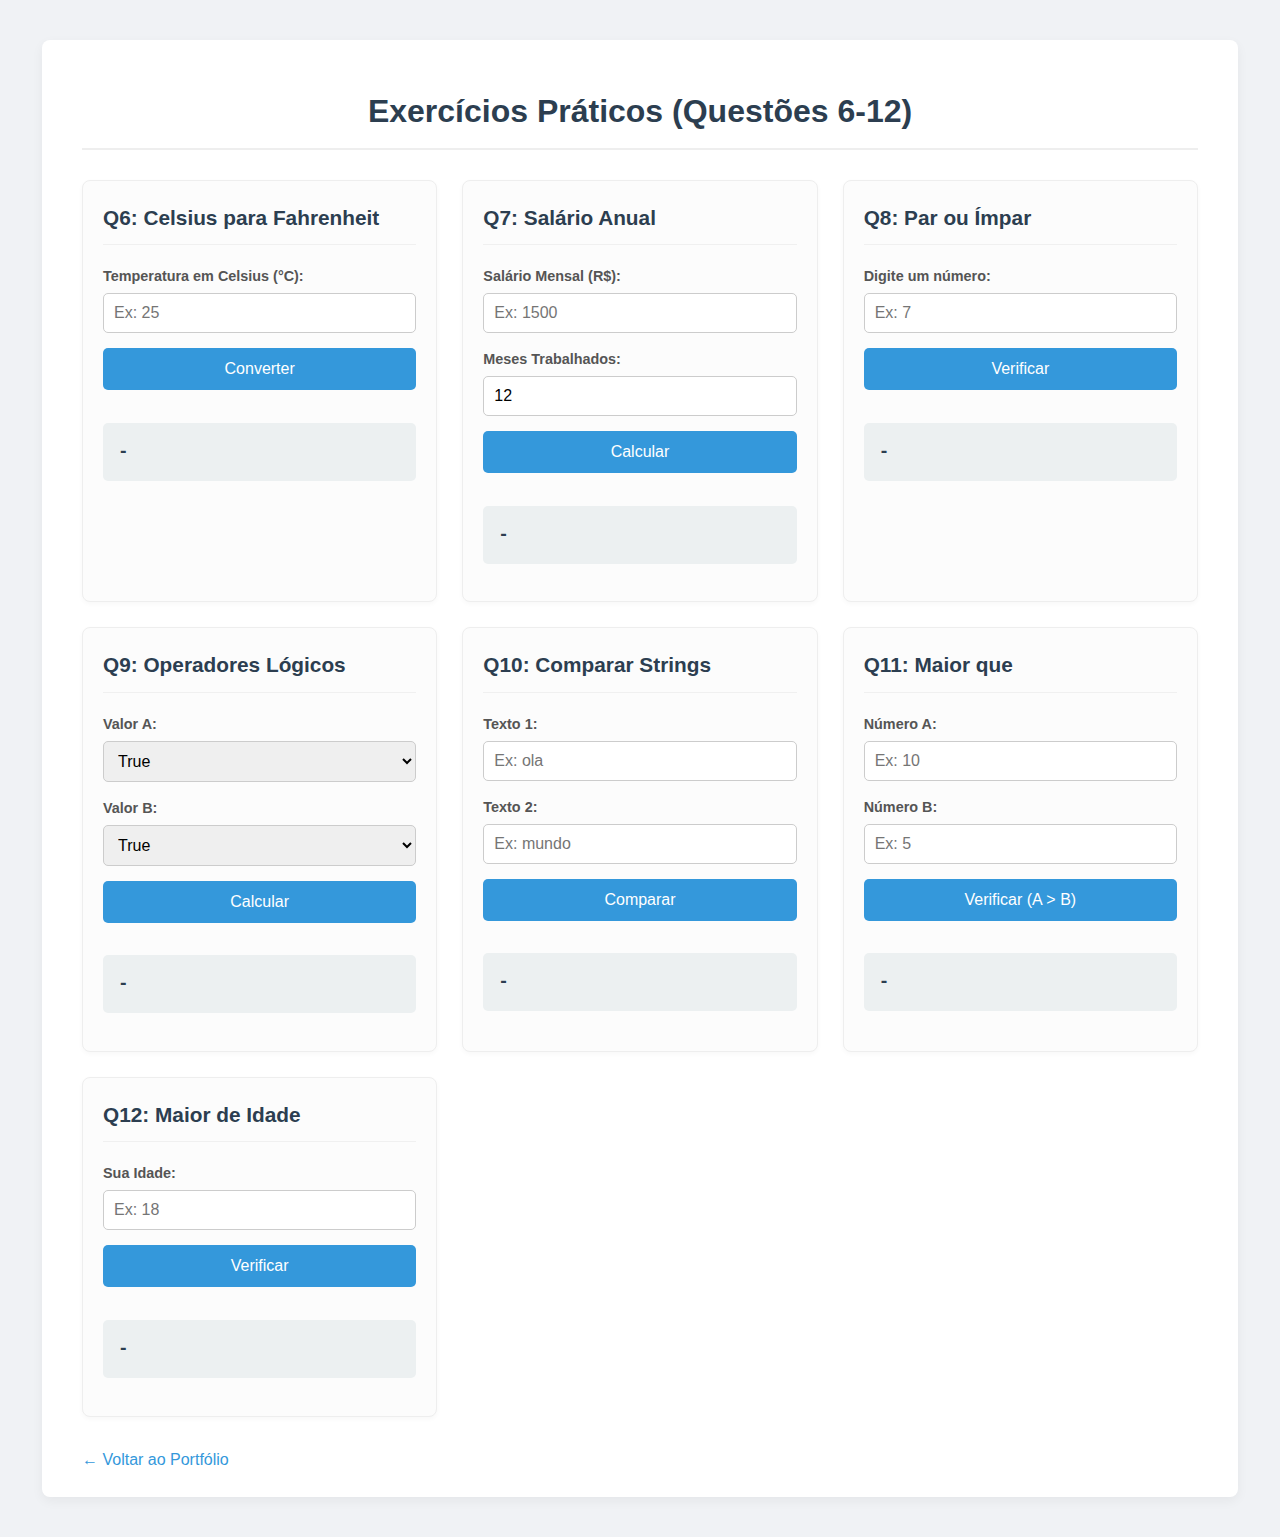
<file: seu-repositorio-portfolio/exercicios/exercicios-basicos/index.html>
<!DOCTYPE html>
<html lang="pt-br">
<head>
    <meta charset="UTF-8">
    <meta name="viewport" content="width=device-width, initial-scale=1.0">
    <title>Exercícios Práticos (6-12)</title>
    <link rel="stylesheet" href="style.css">
</head>
<body>

    <main class="container">
        <h1>Exercícios Práticos (Questões 6-12)</h1>

        <div class="exercicio-grid">

            <article class="exercicio-card">
                <h2>Q6: Celsius para Fahrenheit</h2>
                <label for="q6-celsius">Temperatura em Celsius (°C):</label>
                <input type="number" id="q6-celsius" placeholder="Ex: 25">
                <button id="q6-run">Converter</button>
                <p class="resultado" id="q6-resultado">-</p>
            </article>

            <article class="exercicio-card">
                <h2>Q7: Salário Anual</h2>
                <label for="q7-salario">Salário Mensal (R$):</label>
                <input type="number" id="q7-salario" placeholder="Ex: 1500">
                <label for="q7-meses">Meses Trabalhados:</label>
                <input type="number" id="q7-meses" value="12">
                <button id="q7-run">Calcular</button>
                <p class="resultado" id="q7-resultado">-</p>
            </article>

            <article class="exercicio-card">
                <h2>Q8: Par ou Ímpar</h2>
                <label for="q8-numero">Digite um número:</label>
                <input type="number" id="q8-numero" placeholder="Ex: 7">
                <button id="q8-run">Verificar</button>
                <p class="resultado" id="q8-resultado">-</p>
            </article>

            <article class="exercicio-card">
                <h2>Q9: Operadores Lógicos</h2>
                <label for="q9-bool1">Valor A:</label>
                <select id="q9-bool1">
                    <option value="true">True</option>
                    <option value="false">False</option>
                </select>
                <label for="q9-bool2">Valor B:</label>
                <select id="q9-bool2">
                    <option value="true">True</option>
                    <option value="false">False</option>
                </select>
                <button id="q9-run">Calcular</button>
                <p class="resultado" id="q9-resultado">-</p>
            </article>

            <article class="exercicio-card">
                <h2>Q10: Comparar Strings</h2>
                <label for="q10-str1">Texto 1:</label>
                <input type="text" id="q10-str1" placeholder="Ex: ola">
                <label for="q10-str2">Texto 2:</label>
                <input type="text" id="q10-str2" placeholder="Ex: mundo">
                <button id="q10-run">Comparar</button>
                <p class="resultado" id="q10-resultado">-</p>
            </article>
            
            <article class="exercicio-card">
                <h2>Q11: Maior que</h2>
                <label for="q11-num1">Número A:</label>
                <input type="number" id="q11-num1" placeholder="Ex: 10">
                <label for="q11-num2">Número B:</label>
                <input type="number" id="q11-num2" placeholder="Ex: 5">
                <button id="q11-run">Verificar (A > B)</button>
                <p class="resultado" id="q11-resultado">-</p>
            </article>

            <article class="exercicio-card">
                <h2>Q12: Maior de Idade</h2>
                <label for="q12-idade">Sua Idade:</label>
                <input type="number" id="q12-idade" placeholder="Ex: 18">
                <button id="q12-run">Verificar</button>
                <p class="resultado" id="q12-resultado">-</p>
            </article>

        </div> <a href="../../index.html" class="voltar-link">&larr; Voltar ao Portfólio</a>

    </main>

    <script src="script.js"></script>
</body>
</html>
</file>
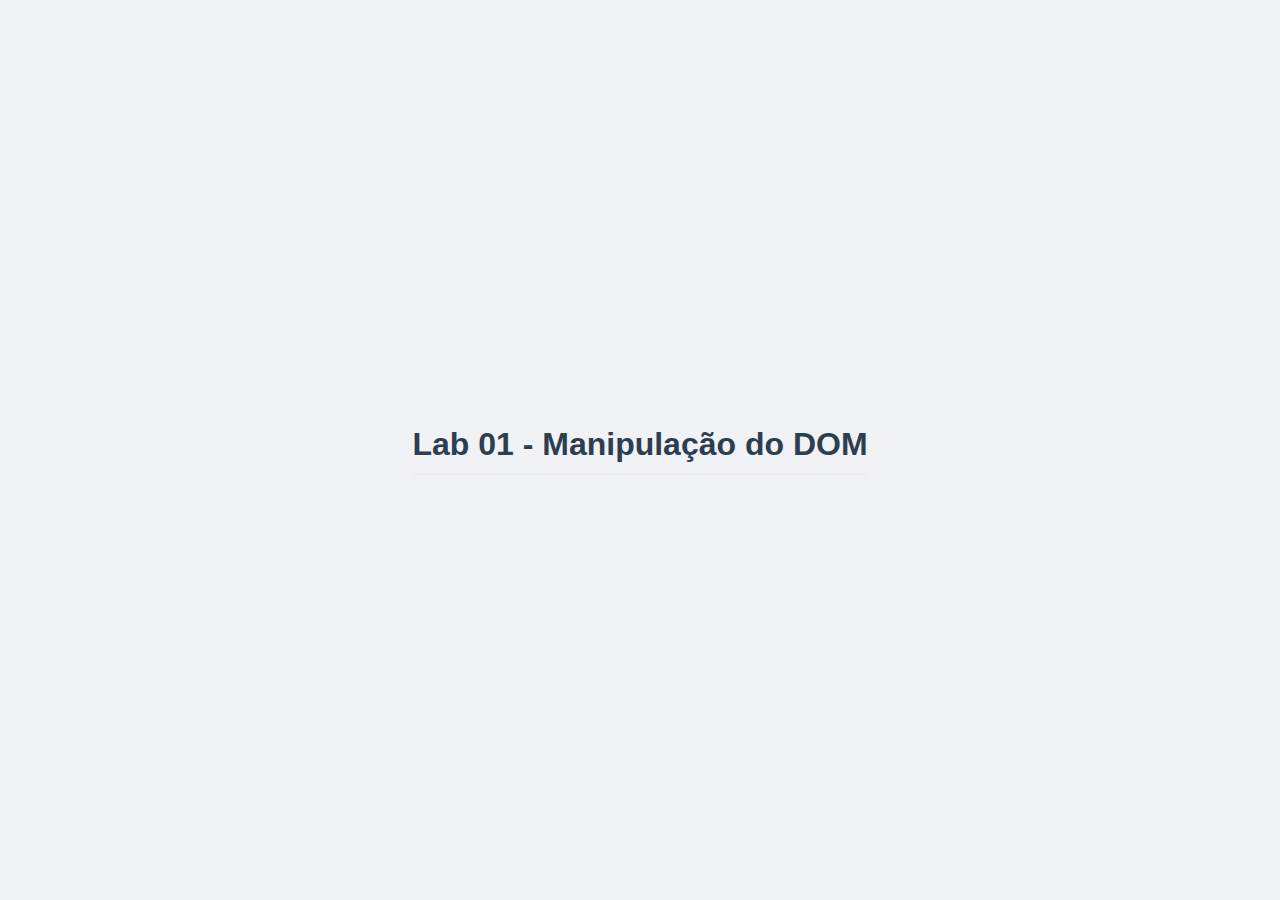
<file: seu-repositorio-portfolio/exercicios/lab01-dom/index.html>
<!-- Lab 01 - Manipulação do DOM -->
<!DOCTYPE html>
<html lang='pt-BR'>
<head>
<meta charset='UTF-8'>
<title>Lab 01 - DOM</title>
<link rel='stylesheet' href='style.css'>
</head>
<body>
<h1>Lab 01 - Manipulação do DOM</h1>
<script src='script.js'></script>
</body>
</html>
</file>
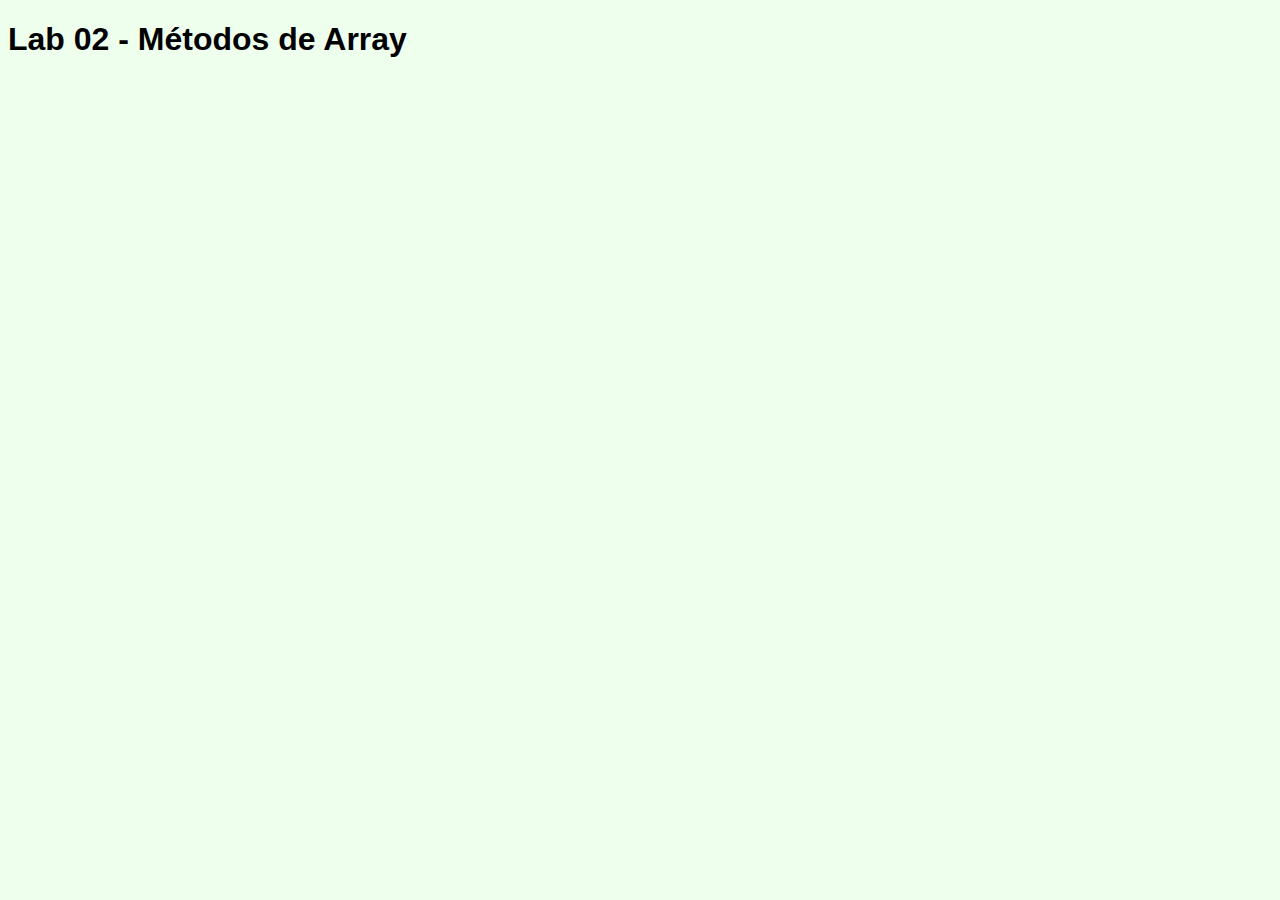
<file: seu-repositorio-portfolio/exercicios/lab02-arrays/index.html>
<!DOCTYPE html><html lang='pt-BR'><head><meta charset='UTF-8'><title>Lab 02 - Arrays</title><link rel='stylesheet' href='style.css'></head><body><h1>Lab 02 - Métodos de Array</h1><script src='script.js'></script></body></html>
</file>
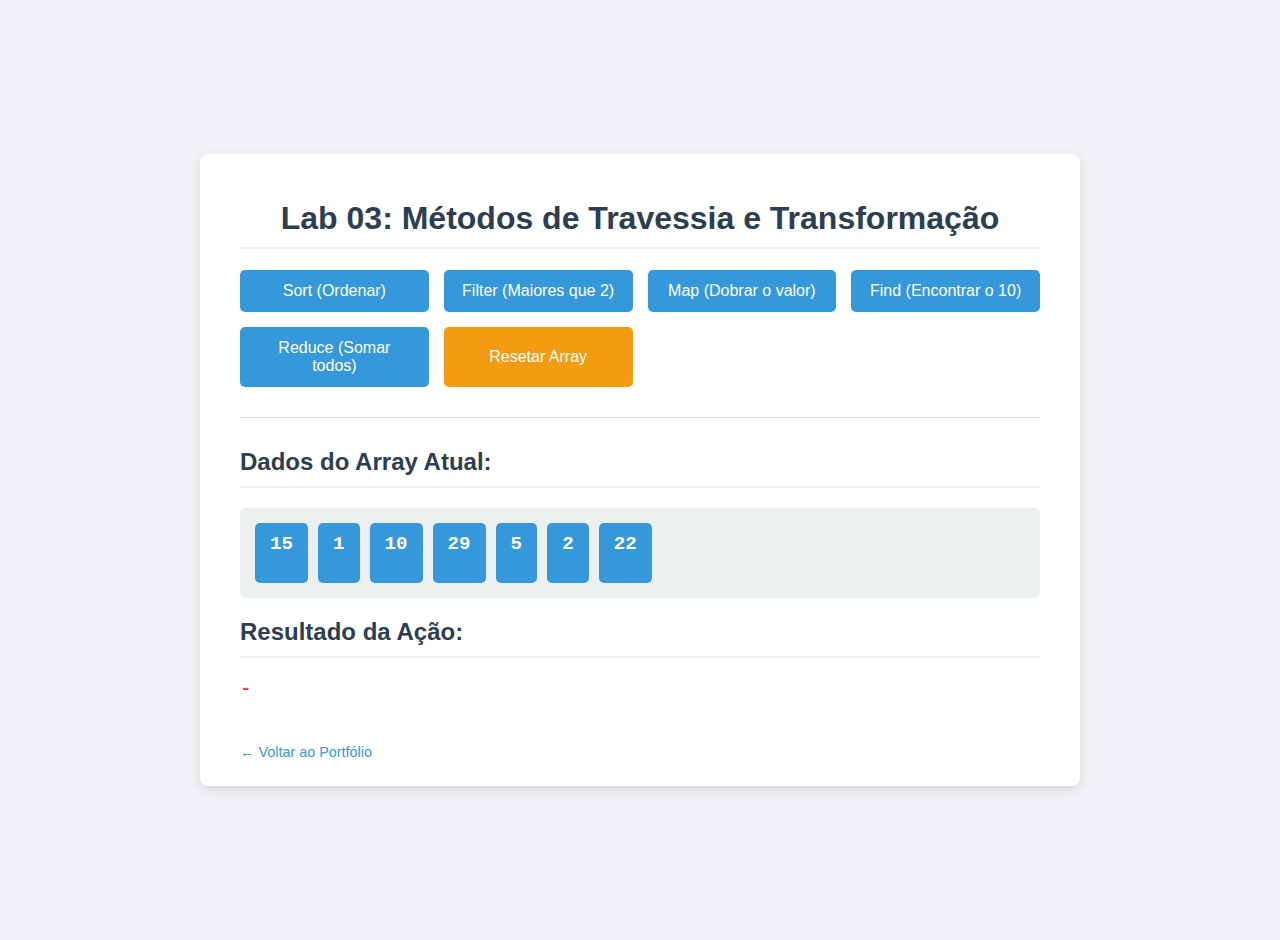
<file: seu-repositorio-portfolio/exercicios/lab03-arrays/index.html>
<!DOCTYPE html>
<html lang="pt-br">
<head>
    <meta charset="UTF-8">
    <meta name="viewport" content="width=device-width, initial-scale=1.0">
    <title>Lab 03 - Métodos de Array (Map, Filter, Reduce)</title>
    <link rel="stylesheet" href="style.css">
</head>
<body>

    <main class="container">
        <h1>Lab 03: Métodos de Travessia e Transformação</h1>

        <section class="controle-grid">
            <button id="btnSort">Sort (Ordenar)</button>
            <button id="btnFilter">Filter (Maiores que 2)</button>
            <button id="btnMap">Map (Dobrar o valor)</button>
            <button id="btnFind">Find (Encontrar o 10)</button>
            <button id="btnReduce">Reduce (Somar todos)</button>
            <button id="btnReset" class="btn-reset">Resetar Array</button>
        </section>

        <hr>

        <h2>Dados do Array Atual:</h2>
        <div id="arrayDisplay" class="array-container">
            </div>
        
        <h2>Resultado da Ação:</h2>
        <p id="resultadoDisplay" class="resultado">-</p>

        <a href="../../index.html" class="voltar-link">&larr; Voltar ao Portfólio</a>
    </main>

    <script src="script.js"></script>
</body>
</html>
</file>
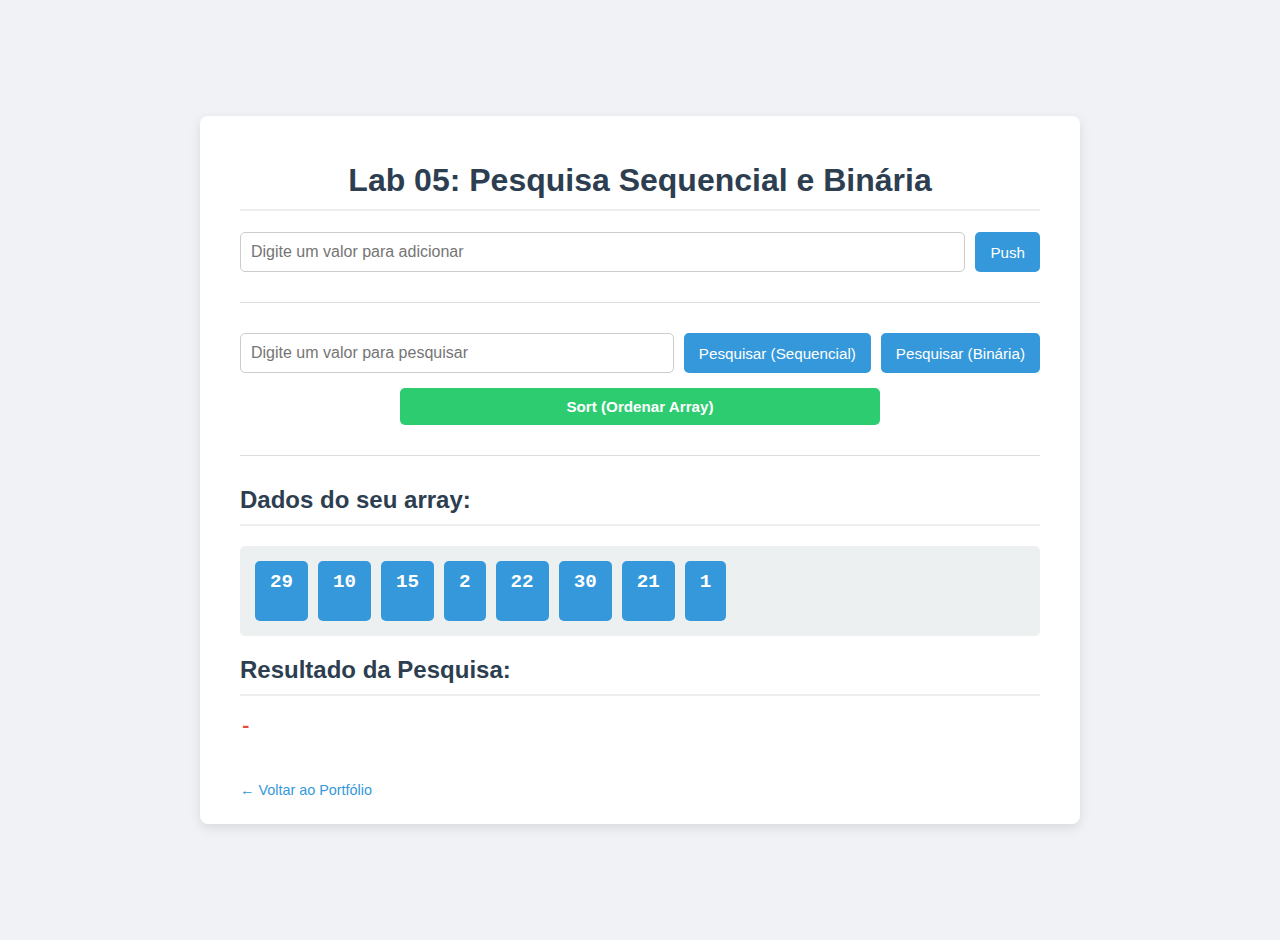
<file: seu-repositorio-portfolio/exercicios/lab04-busca-binaria/index.html>
<!DOCTYPE html>
<html lang="pt-br">
<head>
    <meta charset="UTF-8">
    <meta name="viewport" content="width=device-width, initial-scale=1.0">
    <title>Lab 05 - Pesquisa Sequencial e Binária</title>
    <link rel="stylesheet" href="style.css">
</head>
<body>

    <main class="container">
        <h1>Lab 05: Pesquisa Sequencial e Binária</h1>

        <section class="controle">
            <input type="number" id="valorPush" placeholder="Digite um valor para adicionar">
            <button id="btnPush">Push</button>
        </section>

        <hr>

        <section class="controle">
            <input type="number" id="valorPesquisa" placeholder="Digite um valor para pesquisar">
            <button id="btnPesquisar">Pesquisar (Sequencial)</button>
            <button id="btnPesquisarBinaria">Pesquisar (Binária)</button>
        </section>
        
        <section class="controle-sort">
            <button id="btnSort" class="btn-acao">Sort (Ordenar Array)</button>
        </section>

        <hr>

        <h2>Dados do seu array:</h2>
        <div id="arrayDisplay" class="array-container">
            </div>
        
        <h2>Resultado da Pesquisa:</h2>
        <p id="resultadoDisplay" class="resultado">-</p>

        <a href="../../index.html" class="voltar-link">&larr; Voltar ao Portfólio</a>
    </main>

    <script src="script.js"></script>
</body>
</html>
</file>
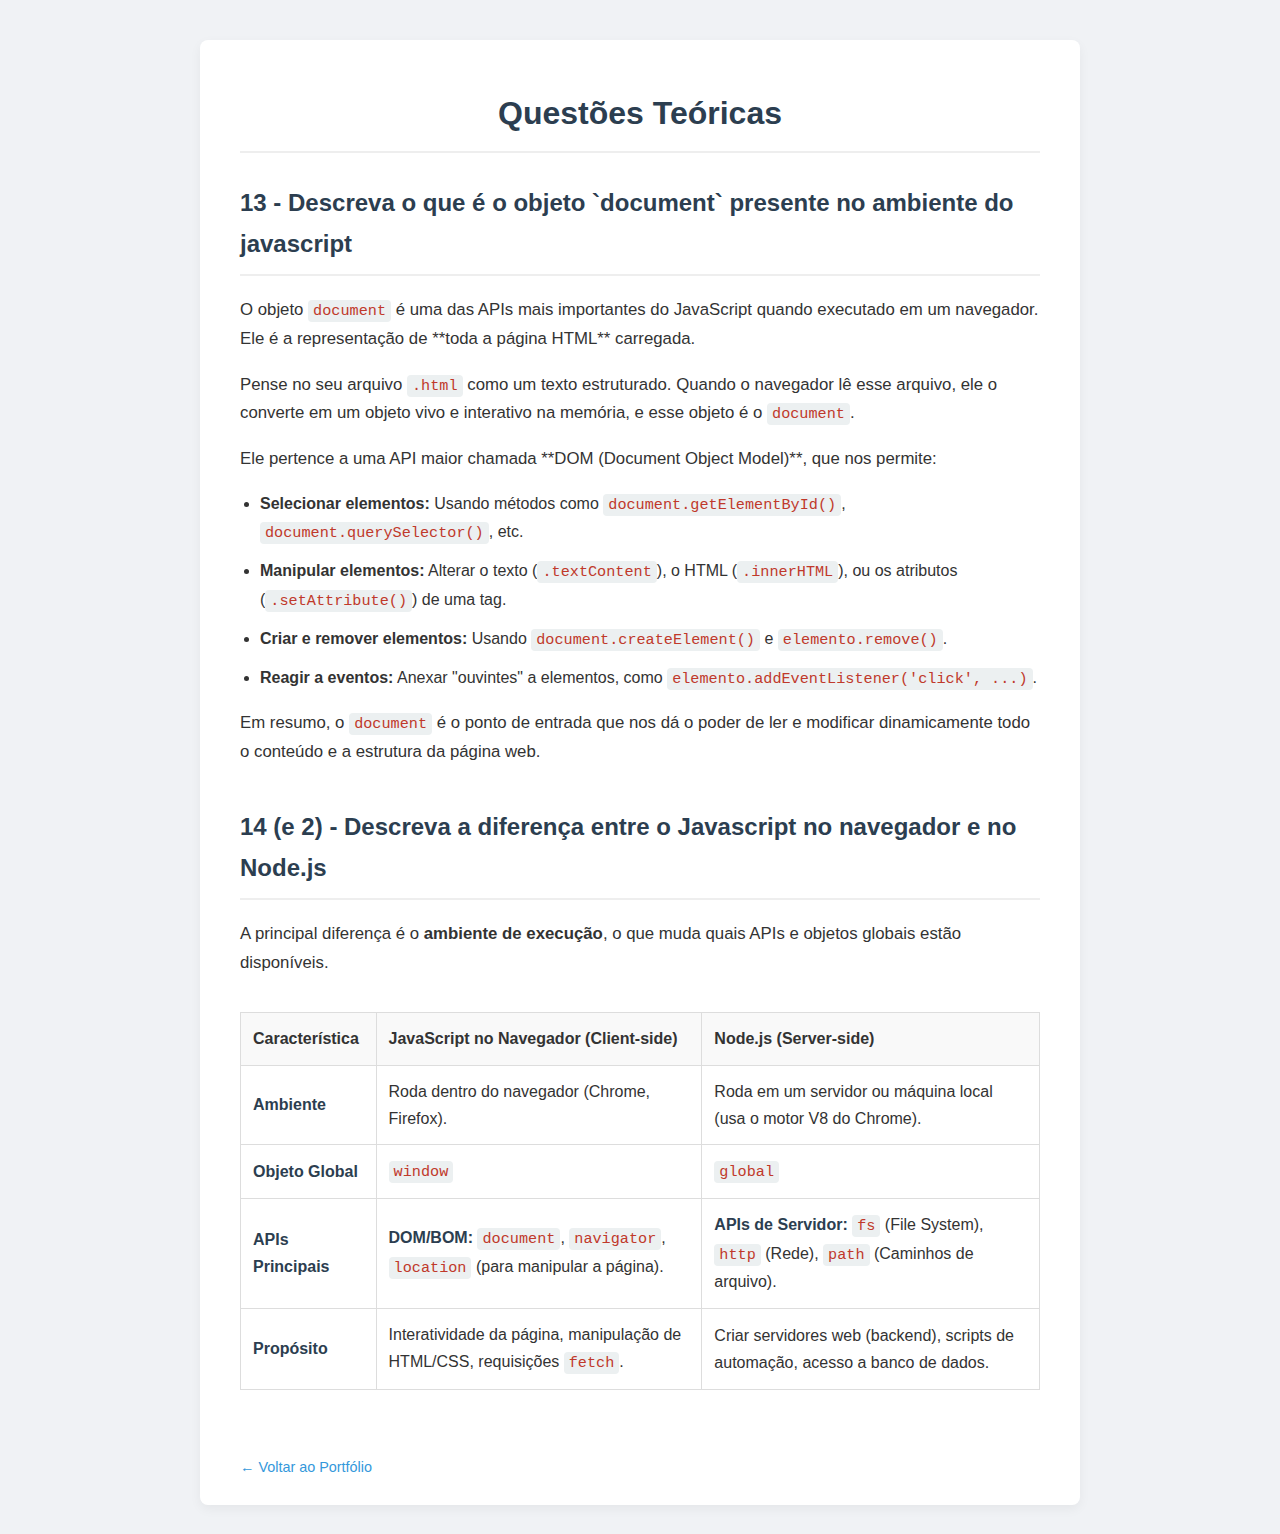
<file: seu-repositorio-portfolio/exercicios/questoes-teoricas/index.html>
<!DOCTYPE html>
<html lang="pt-br">
<head>
    <meta charset="UTF-8">
    <meta name="viewport" content="width=device-width, initial-scale=1.0">
    <title>Respostas Teóricas</title>
    <link rel="stylesheet" href="style.css">
</head>
<body>

    <main class="container">
        <h1>Questões Teóricas</h1>

        <article class="questao">
            <h2>13 - Descreva o que é o objeto `document` presente no ambiente do javascript</h2>
            <p>
                O objeto <code>document</code> é uma das APIs mais importantes do JavaScript quando executado em um navegador. Ele é a representação de **toda a página HTML** carregada.
            </p>
            <p>
                Pense no seu arquivo <code>.html</code> como um texto estruturado. Quando o navegador lê esse arquivo, ele o converte em um objeto vivo e interativo na memória, e esse objeto é o <code>document</code>.
            </p>
            <p>
                Ele pertence a uma API maior chamada **DOM (Document Object Model)**, que nos permite:
            </p>
            <ul>
                <li><strong>Selecionar elementos:</strong> Usando métodos como <code>document.getElementById()</code>, <code>document.querySelector()</code>, etc.</li>
                <li><strong>Manipular elementos:</strong> Alterar o texto (<code>.textContent</code>), o HTML (<code>.innerHTML</code>), ou os atributos (<code>.setAttribute()</code>) de uma tag.</li>
                <li><strong>Criar e remover elementos:</strong> Usando <code>document.createElement()</code> e <code>elemento.remove()</code>.</li>
                <li><strong>Reagir a eventos:</strong> Anexar "ouvintes" a elementos, como <code>elemento.addEventListener('click', ...)</code>.</li>
            </ul>
            <p>
                Em resumo, o <code>document</code> é o ponto de entrada que nos dá o poder de ler e modificar dinamicamente todo o conteúdo e a estrutura da página web.
            </p>
        </article>

        <article class="questao">
            <h2>14 (e 2) - Descreva a diferença entre o Javascript no navegador e no Node.js</h2>
            <p>
                A principal diferença é o <strong>ambiente de execução</strong>, o que muda quais APIs e objetos globais estão disponíveis.
            </p>
            <div class="tabela-container">
                <table>
                    <thead>
                        <tr>
                            <th>Característica</th>
                            <th>JavaScript no Navegador (Client-side)</th>
                            <th>Node.js (Server-side)</th>
                        </tr>
                    </thead>
                    <tbody>
                        <tr>
                            <td><strong>Ambiente</strong></td>
                            <td>Roda dentro do navegador (Chrome, Firefox).</td>
                            <td>Roda em um servidor ou máquina local (usa o motor V8 do Chrome).</td>
                        </tr>
                        <tr>
                            <td><strong>Objeto Global</strong></td>
                            <td><code>window</code></td>
                            <td><code>global</code></td>
                        </tr>
                        <tr>
                            <td><strong>APIs Principais</strong></td>
                            <td><strong>DOM/BOM:</strong> <code>document</code>, <code>navigator</code>, <code>location</code> (para manipular a página).</td>
                            <td><strong>APIs de Servidor:</strong> <code>fs</code> (File System), <code>http</code> (Rede), <code>path</code> (Caminhos de arquivo).</td>
                        </tr>
                        <tr>
                            <td><strong>Propósito</strong></td>
                            <td>Interatividade da página, manipulação de HTML/CSS, requisições <code>fetch</code>.</td>
                            <td>Criar servidores web (backend), scripts de automação, acesso a banco de dados.</td>
                        </tr>
                    </tbody>
                </table>
            </div>
        </article>

        <a href="../../index.html" class="voltar-link">&larr; Voltar ao Portfólio</a>

    </main>

</body>
</html>
</file>
<file: seu-repositorio-portfolio/exercicios/exercicios-basicos/style.css>
body {
    font-family: Arial, sans-serif;
    background-color: #f0f2f5;
    color: #333;
    line-height: 1.6;
    margin: 0;
    padding: 20px;
}

.container {
    background-color: #ffffff;
    padding: 25px 40px;
    border-radius: 8px;
    box-shadow: 0 4px 12px rgba(0, 0, 0, 0.05);
    width: 90%;
    max-width: 1200px; /* Mais largo para o grid */
    margin: 20px auto;
}

h1 {
    text-align: center;
    color: #2c3e50;
    border-bottom: 2px solid #eee;
    padding-bottom: 10px;
}

/* Grid para os exercícios */
.exercicio-grid {
    display: grid;
    /* Cria colunas responsivas */
    grid-template-columns: repeat(auto-fit, minmax(300px, 1fr));
    gap: 25px;
    margin-top: 30px;
}

/* Card individual */
.exercicio-card {
    background-color: #fcfcfc;
    border: 1px solid #eee;
    border-radius: 8px;
    padding: 20px;
    box-shadow: 0 2px 5px rgba(0, 0, 0, 0.03);
}

.exercicio-card h2 {
    font-size: 1.3rem;
    color: #2c3e50;
    margin-top: 0;
    margin-bottom: 20px;
    border-bottom: 1px solid #f0f0f0;
    padding-bottom: 10px;
}

/* Estilo dos formulários */
label {
    display: block;
    font-weight: bold;
    font-size: 0.9rem;
    margin-bottom: 5px;
    color: #555;
}

input[type="number"],
input[type="text"],
select {
    width: 100%;
    padding: 10px;
    margin-bottom: 15px;
    border: 1px solid #ccc;
    border-radius: 5px;
    box-sizing: border-box; /* Garante que o padding não quebre o layout */
    font-size: 1rem;
}

button {
    width: 100%;
    padding: 12px 15px;
    font-size: 1rem;
    color: #fff;
    background-color: #3498db;
    border: none;
    border-radius: 5px;
    cursor: pointer;
    transition: background-color 0.2s;
    margin-bottom: 15px;
}

button:hover {
    background-color: #2980b9;
}

/* Área de Resultado */
.resultado {
    font-size: 1.1rem;
    font-weight: bold;
    color: #2c3e50;
    background-color: #ecf0f1;
    padding: 15px;
    border-radius: 5px;
    min-height: 1.5em;
    font-family: monospace;
    word-wrap: break-word;
}

.voltar-link {
    display: inline-block;
    margin-top: 30px;
    color: #3498db;
    text-decoration: none;
    font-size: 1rem;
}

.voltar-link:hover {
    text-decoration: underline;
}
</file>
<file: seu-repositorio-portfolio/exercicios/lab01-dom/style.css>
body {
    font-family: Arial, sans-serif;
    background-color: #f0f2f5;
    color: #333;
    display: flex;
    justify-content: center;
    align-items: center;
    min-height: 100vh;
    margin: 0;
}

.container {
    background-color: #ffffff;
    padding: 25px 40px;
    border-radius: 8px;
    box-shadow: 0 4px 12px rgba(0, 0, 0, 0.1);
    width: 90%;
    max-width: 700px;
}

h1, h2 {
    color: #2c3e50;
    border-bottom: 2px solid #eee;
    padding-bottom: 10px;
}

h1 { text-align: center; }

/* Estiliza as seções de controle */
.controle {
    margin-bottom: 15px;
    display: flex;
    flex-wrap: wrap; /* Permite que os botões quebrem a linha em telas pequenas */
    gap: 10px; /* Espaçamento entre os botões */
}

input[type="text"] {
    flex-grow: 1; /* Faz o input ocupar o espaço disponível */
    padding: 10px;
    border: 1px solid #ccc;
    border-radius: 5px;
    font-size: 1rem;
}

button {
    padding: 10px 15px;
    font-size: 0.95rem;
    color: #fff;
    background-color: #3498db; /* Azul principal */
    border: none;
    border-radius: 5px;
    cursor: pointer;
    transition: background-color 0.2s;
}

button:hover {
    background-color: #2980b9;
}

/* Botões de remoção (vermelhos) */
#btnPop, #btnShift {
    background-color: #e74c3c; /* Vermelho */
}
#btnPop:hover, #btnShift:hover {
    background-color: #c0392b;
}

/* Container que exibe o array */
.array-container {
    margin-top: 20px;
    padding: 15px;
    background-color: #ecf0f1; /* Fundo cinza claro */
    border-radius: 5px;
    min-height: 60px;
    display: flex;
    flex-wrap: wrap;
    gap: 10px;
}

/* Itens individuais do array (blocos azuis) */
.array-item {
    background-color: #3498db;
    color: white;
    padding: 10px 15px;
    border-radius: 5px;
    font-weight: bold;
    font-family: monospace;
    font-size: 1.2rem;
}

hr {
    border: 0;
    height: 1px;
    background-color: #ddd;
    margin: 30px 0;
}

.voltar-link {
    display: inline-block;
    margin-top: 25px;
    color: #3498db;
    text-decoration: none;
    font-size: 0.9rem;
}

.voltar-link:hover {
    text-decoration: underline;
}
</file>
<file: seu-repositorio-portfolio/exercicios/lab02-arrays/style.css>
body { font-family: Arial; background-color: #efe; }
</file>
<file: seu-repositorio-portfolio/exercicios/lab03-arrays/style.css>
body {
    font-family: Arial, sans-serif;
    background-color: #f0f2f5;
    color: #333;
    display: flex;
    justify-content: center;
    align-items: center;
    min-height: 100vh;
    margin: 0;
    padding: 20px;
}

.container {
    background-color: #ffffff;
    padding: 25px 40px;
    border-radius: 8px;
    box-shadow: 0 4px 12px rgba(0, 0, 0, 0.1);
    width: 90%;
    max-width: 800px; /* Um pouco mais largo para os botões */
}

h1, h2 {
    color: #2c3e50;
    border-bottom: 2px solid #eee;
    padding-bottom: 10px;
}

h1 { text-align: center; }

/* Grid para os botões de controle */
.controle-grid {
    display: grid;
    grid-template-columns: repeat(auto-fit, minmax(180px, 1fr));
    gap: 15px; /* Espaçamento entre os botões */
}

button {
    padding: 12px 15px;
    font-size: 1rem;
    color: #fff;
    background-color: #3498db; /* Azul principal */
    border: none;
    border-radius: 5px;
    cursor: pointer;
    transition: background-color 0.2s;
}

button:hover {
    background-color: #2980b9;
}

/* Botão de Reset (Amarelo/Laranja) */
.btn-reset {
    background-color: #f39c12;
}
.btn-reset:hover {
    background-color: #e67e22;
}

/* Container que exibe o array */
.array-container {
    margin-top: 20px;
    padding: 15px;
    background-color: #ecf0f1; /* Fundo cinza claro */
    border-radius: 5px;
    min-height: 60px;
    display: flex;
    flex-wrap: wrap;
    gap: 10px;
}

/* Itens individuais do array (blocos azuis) */
.array-item {
    background-color: #3498db;
    color: white;
    padding: 10px 15px;
    border-radius: 5px;
    font-weight: bold;
    font-family: monospace;
    font-size: 1.2rem;
}

/* Área de Resultado */
.resultado {
    font-size: 1.2rem;
    font-weight: bold;
    color: #e74c3c; /* Vermelho para destaque */
    font-family: monospace;
}

hr {
    border: 0;
    height: 1px;
    background-color: #ddd;
    margin: 30px 0;
}

.voltar-link {
    display: inline-block;
    margin-top: 25px;
    color: #3498db;
    text-decoration: none;
    font-size: 0.9rem;
}

.voltar-link:hover {
    text-decoration: underline;
}
</file>
<file: seu-repositorio-portfolio/exercicios/lab04-busca-binaria/style.css>
body {
    font-family: Arial, sans-serif;
    background-color: #f0f2f5;
    color: #333;
    display: flex;
    justify-content: center;
    align-items: center;
    min-height: 100vh;
    margin: 0;
    padding: 20px;
}

.container {
    background-color: #ffffff;
    padding: 25px 40px;
    border-radius: 8px;
    box-shadow: 0 4px 12px rgba(0, 0, 0, 0.1);
    width: 90%;
    max-width: 800px;
}

h1, h2 {
    color: #2c3e50;
    border-bottom: 2px solid #eee;
    padding-bottom: 10px;
}

h1 { text-align: center; }

/* Seção de controle para inputs e botões */
.controle {
    margin-bottom: 15px;
    display: flex;
    flex-wrap: wrap; 
    gap: 10px; 
}

/* Inputs de número */
input[type="number"] {
    flex-grow: 1; /* Ocupa o espaço disponível */
    padding: 10px;
    border: 1px solid #ccc;
    border-radius: 5px;
    font-size: 1rem;
    min-width: 150px; /* Largura mínima */
}

button {
    padding: 10px 15px;
    font-size: 0.95rem;
    color: #fff;
    background-color: #3498db; /* Azul */
    border: none;
    border-radius: 5px;
    cursor: pointer;
    transition: background-color 0.2s;
}

button:hover {
    background-color: #2980b9;
}

/* Container para o botão Sort */
.controle-sort {
    display: flex;
    justify-content: center;
    margin-top: 15px;
}

/* Botão de Ação (Sort) */
.btn-acao {
    background-color: #2ecc71; /* Verde */
    width: 60%; /* Mais largo */
    font-weight: bold;
}
.btn-acao:hover {
    background-color: #27ae60;
}

/* Display do Array */
.array-container {
    margin-top: 20px;
    padding: 15px;
    background-color: #ecf0f1; 
    border-radius: 5px;
    min-height: 60px;
    display: flex;
    flex-wrap: wrap;
    gap: 10px;
}

.array-item {
    background-color: #3498db;
    color: white;
    padding: 10px 15px;
    border-radius: 5px;
    font-weight: bold;
    font-family: monospace;
    font-size: 1.2rem;
}

/* Display de Resultado */
.resultado {
    font-size: 1.2rem;
    font-weight: bold;
    color: #e74c3c; 
    font-family: monospace;
}

hr {
    border: 0;
    height: 1px;
    background-color: #ddd;
    margin: 30px 0;
}

.voltar-link {
    display: inline-block;
    margin-top: 25px;
    color: #3498db;
    text-decoration: none;
    font-size: 0.9rem;
}

.voltar-link:hover {
    text-decoration: underline;
}
</file>
<file: seu-repositorio-portfolio/exercicios/questoes-teoricas/style.css>
body {
    font-family: Arial, sans-serif;
    background-color: #f0f2f5;
    color: #333;
    line-height: 1.7;
    margin: 0;
    padding: 20px;
}

.container {
    background-color: #ffffff;
    padding: 25px 40px;
    border-radius: 8px;
    box-shadow: 0 4px 12px rgba(0, 0, 0, 0.05);
    width: 90%;
    max-width: 800px;
    margin: 20px auto;
}

h1, h2 {
    color: #2c3e50;
    border-bottom: 2px solid #eee;
    padding-bottom: 10px;
}

h1 { text-align: center; }

h2 {
    font-size: 1.5rem;
    margin-top: 30px;
}

/* Estilo para a questão */
.questao {
    margin-bottom: 40px;
}

p {
    font-size: 1.05rem;
    margin-bottom: 15px;
}

/* Estilo para código inline */
code {
    font-family: monospace;
    background-color: #ecf0f1;
    color: #c0392b;
    padding: 2px 5px;
    border-radius: 4px;
    font-size: 0.95rem;
}

ul {
    padding-left: 20px;
}

li {
    margin-bottom: 10px;
}

/* Tabela de comparação */
.tabela-container {
    overflow-x: auto; /* Para rolagem em telas pequenas */
}
table {
    width: 100%;
    border-collapse: collapse;
    margin-top: 20px;
}
th, td {
    border: 1px solid #ddd;
    padding: 12px;
    text-align: left;
}
th {
    background-color: #f9f9f9;
}
td strong {
    color: #2c3e50;
}


.voltar-link {
    display: inline-block;
    margin-top: 25px;
    color: #3498db;
    text-decoration: none;
    font-size: 0.9rem;
}
.voltar-link:hover {
    text-decoration: underline;
}
</file>
